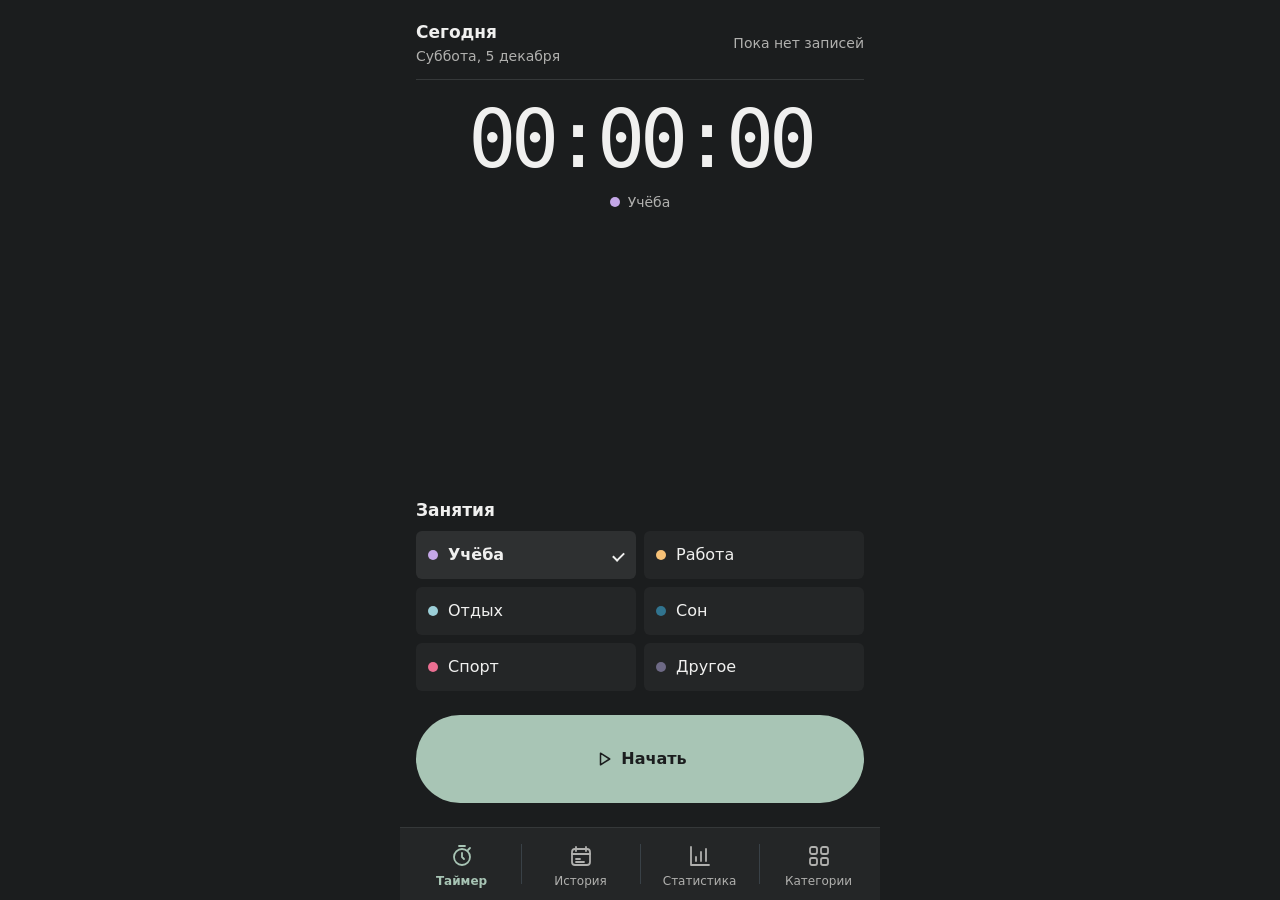
<file: index.html>
<!doctype html>
<html lang="ru">
<head>
  <meta charset="utf-8">
  <meta name="viewport" content="width=device-width, initial-scale=1, viewport-fit=cover">
  <meta name="theme-color" content="#1b1d1e">
  <title>Chronos</title>
  <link rel="stylesheet" href="css/styles.css?v=1.0.2">
  <script src="js/storage.js" defer></script>
  <script src="js/app.js" defer></script>
  <script src="js/history.js" defer></script>
  <script src="js/statistics.js" defer></script>
  <script src="js/categories.js" defer></script>
  <script src="js/data-transfer.js" defer></script>
</head>
<body>
  <svg class="icon-library" aria-hidden="true" xmlns="http://www.w3.org/2000/svg">
    <symbol id="icon-timer" viewBox="0 0 24 24"><circle cx="12" cy="13" r="8"/><path d="M12 9v4l2 2M9 2h6m3 4 2-2"/></symbol>
    <symbol id="icon-history" viewBox="0 0 24 24"><rect x="3" y="5" width="18" height="16" rx="3"/><path d="M7 3v4m10-4v4M3 10h18m-14 5h4m-4 3h8"/></symbol>
    <symbol id="icon-stats" viewBox="0 0 24 24"><path d="M3 3v18h18M8 17v-4m5 4V8m5 9V5"/></symbol>
    <symbol id="icon-categories" viewBox="0 0 24 24"><rect x="3" y="3" width="7" height="7" rx="2"/><rect x="14" y="3" width="7" height="7" rx="2"/><rect x="3" y="14" width="7" height="7" rx="2"/><rect x="14" y="14" width="7" height="7" rx="2"/></symbol>
    <symbol id="icon-play" viewBox="0 0 24 24"><path d="m9 5 11 7-11 7Z"/></symbol>
    <symbol id="icon-stop" viewBox="0 0 24 24"><rect x="6" y="6" width="12" height="12" rx="2"/></symbol>
    <symbol id="icon-plus" viewBox="0 0 24 24"><path d="M12 5v14M5 12h14"/></symbol>
  </svg>

  <div class="app">
    <main id="content" class="content">
      <section id="timer" class="screen" aria-label="Таймер">
        <div class="summary">
          <div>
            <h1 class="section-title" tabindex="-1">Сегодня</h1>
            <time id="today-date" class="muted"></time>
          </div>
          <p id="today-summary">Пока нет записей</p>
        </div>
        <div class="timer-display">
          <p class="timer-value">00:00:00</p>
          <span class="current-category"><span class="category-dot" hidden></span><span id="current-category-name">Выберите занятие</span></span>
          <p id="timer-status" class="muted" role="status"></p>
        </div>
        <div class="timer-controls">
          <h2 id="category-heading" class="section-title">Занятия</h2>
          <ul class="category-grid"></ul>
          <button id="timer-action" class="action primary bottom-action" type="button" disabled>
            <svg class="icon" aria-hidden="true"><use href="#icon-play"/></svg><span>Начать</span>
          </button>
        </div>
      </section>

      <section id="history" class="screen" aria-labelledby="history-title" hidden>
        <h1 id="history-title" class="screen-title" tabindex="-1">История</h1>
        <div class="history-total" role="status"><span>Учтено за день</span><strong id="history-total">00:00:00</strong></div>
        <ul id="history-list" class="history-list" aria-label="Записи за выбранный день"></ul>
        <div id="history-empty" class="panel empty">
          <span class="empty-icon"><svg class="icon" aria-hidden="true"><use href="#icon-history"/></svg></span>
          <h2 class="section-title">За этот день пока нет записей</h2>
        </div>
        <p id="history-status" class="muted" role="status"></p>
        <div class="history-controls">
          <div class="history-date">
            <button type="button" id="history-previous" aria-label="Предыдущий день">‹</button>
            <label class="history-calendar">
              <span id="history-date-label" aria-hidden="true"></span>
              <input id="history-date" type="date" aria-label="Выбранный день" required>
            </label>
            <button type="button" id="history-next" aria-label="Следующий день">›</button>
            <button type="button" id="history-today">Сегодня</button>
          </div>
          <button id="history-add" class="action primary bottom-action" type="button">
            <svg class="icon" aria-hidden="true"><use href="#icon-plus"/></svg>Добавить запись
          </button>
        </div>
      </section>

      <section id="statistics" class="screen" aria-labelledby="statistics-title" hidden>
        <h1 id="statistics-title" class="screen-title" tabindex="-1">Статистика</h1>
        <p id="stats-empty" class="panel" role="status" hidden></p>
        <div id="stats-dashboard" role="region" aria-label="Показатели и графики" tabindex="0" hidden>
          <dl class="stats-metrics">
            <div class="stats-metric stats-metric-main"><dt>Учтено времени</dt><dd id="stats-total"></dd></div>
            <div class="stats-metric" id="stats-average-card" hidden><dt>В среднем за день</dt><dd id="stats-average"></dd></div>
            <div class="stats-metric"><dt>Записей</dt><dd id="stats-count"></dd></div>
          </dl>
          <section class="panel stats-panel" aria-labelledby="stats-categories-title">
            <h2 id="stats-categories-title" class="section-title">Время по категориям</h2>
            <div class="stats-ring" aria-hidden="true"><div><strong id="stats-ring-total"></strong><span>Всего учтено</span></div></div>
            <ul id="stats-legend" class="stats-legend"></ul>
          </section>
          <div id="stats-week-charts" hidden>
            <section class="panel stats-panel" aria-labelledby="stats-bars-title">
              <h2 id="stats-bars-title" class="section-title">Активность по дням</h2>
              <ul id="stats-bars" class="stats-bars"></ul>
            </section>
            <section class="panel stats-panel" aria-labelledby="stats-trend-title">
              <h2 id="stats-trend-title" class="section-title">Динамика недели</h2>
              <div id="stats-trend"></div>
            </section>
          </div>
        </div>
        <div class="stats-controls">
          <div class="stats-period" role="group" aria-label="Период статистики">
            <button type="button" data-stats-mode="day" aria-pressed="true">День</button>
            <button type="button" data-stats-mode="week" aria-pressed="false">Неделя</button>
          </div>
          <div class="stats-date">
            <button id="stats-previous" type="button" aria-label="Предыдущий период">‹</button>
            <p id="stats-range" aria-live="polite"></p>
            <label class="stats-calendar">
              <svg class="icon" aria-hidden="true"><use href="#icon-history"/></svg>
              <input id="stats-date" type="date" aria-label="Выбрать дату статистики">
            </label>
            <button id="stats-next" type="button" aria-label="Следующий период">›</button>
          </div>
        </div>
      </section>

      <section id="categories" class="screen" aria-labelledby="categories-title" hidden>
        <h1 id="categories-title" class="screen-title" tabindex="-1">Категории</h1>
        <ul id="category-list" class="category-list panel" aria-label="Список категорий" hidden></ul>
        <p id="category-empty" class="panel category-empty" hidden>Категорий пока нет.</p>
        <p id="category-status" class="muted" role="status"></p>
        <button id="category-add" class="action secondary" type="button" disabled>
          <svg class="icon" aria-hidden="true"><use href="#icon-plus"/></svg>Добавить категорию
        </button>
        <section aria-labelledby="data-management-title">
          <h2 id="data-management-title" class="section-title data-title">Управление данными</h2>
          <div class="panel data-actions">
            <button id="data-export" type="button">Экспорт данных</button>
            <button id="data-import" type="button">Импорт данных</button>
          </div>
          <input id="data-file" type="file" accept=".json,application/json" hidden>
          <p id="data-status" class="muted data-status" role="status"></p>
        </section>
        <p class="app-version">Версия 1.0.2</p>
      </section>
    </main>

    <nav class="navigation" aria-label="Основная навигация">
      <a href="#timer" aria-current="page">
        <span class="nav-icon"><svg class="icon" aria-hidden="true"><use href="#icon-timer"/></svg></span>
        Таймер
      </a>
      <a href="#history">
        <span class="nav-icon"><svg class="icon" aria-hidden="true"><use href="#icon-history"/></svg></span>
        История
      </a>
      <a href="#statistics">
        <span class="nav-icon"><svg class="icon" aria-hidden="true"><use href="#icon-stats"/></svg></span>
        Статистика
      </a>
      <a href="#categories">
        <span class="nav-icon"><svg class="icon" aria-hidden="true"><use href="#icon-categories"/></svg></span>
        Категории
      </a>
    </nav>
  </div>

  <dialog id="history-editor" class="history-dialog" aria-labelledby="history-editor-title">
    <form id="history-form" class="history-form">
      <h2 id="history-editor-title">Запись</h2>
      <label>Категория<select id="history-category" required></select></label>
      <label>Начало<input id="history-start" type="datetime-local" step="any" required></label>
      <label>Окончание<input id="history-end" type="datetime-local" step="any" required aria-describedby="history-error"></label>
      <p id="history-error" class="history-error" role="alert"></p>
      <button type="submit" class="action primary">Сохранить</button>
      <button type="button" id="history-cancel" class="action secondary">Отмена</button>
      <button type="button" id="history-delete" class="action history-danger" hidden>Удалить запись</button>
    </form>
  </dialog>

  <dialog id="history-confirm" class="history-dialog" aria-labelledby="history-confirm-title">
    <form id="history-delete-form" class="history-form">
      <h2 id="history-confirm-title">Удалить запись?</h2>
      <p>Запись исчезнет из истории.</p>
      <p id="history-delete-error" class="history-error" role="alert"></p>
      <button id="history-keep" type="button" class="action secondary" autofocus>Отмена</button>
      <button type="submit" class="action history-danger">Удалить</button>
    </form>
  </dialog>
  <dialog id="category-editor" class="history-dialog" aria-labelledby="category-editor-title">
    <form id="category-form" class="history-form" novalidate>
      <h2 id="category-editor-title">Категория</h2>
      <label>Название<input id="category-name" type="text" maxlength="40" required aria-describedby="category-error"></label>
      <fieldset class="category-colors">
        <legend>Цвет</legend>
        <div id="category-palette"></div>
      </fieldset>
      <p id="category-error" class="history-error" role="alert"></p>
      <button class="action primary" type="submit">Сохранить</button>
      <button id="category-cancel" class="action secondary" type="button">Отмена</button>
      <button id="category-delete" class="action history-danger" type="button" aria-describedby="category-delete-reason" hidden>Удалить категорию</button>
      <p id="category-delete-reason" class="muted" hidden></p>
    </form>
  </dialog>
  <dialog id="category-confirm" class="history-dialog" aria-labelledby="category-confirm-title">
    <form id="category-delete-form" class="history-form">
      <h2 id="category-confirm-title">Удалить категорию?</h2>
      <p id="category-confirm-name"></p>
      <p id="category-confirm-error" class="history-error" role="alert"></p>
      <button id="category-keep" class="action secondary" type="button" autofocus>Отмена</button>
      <button class="action history-danger" type="submit">Удалить</button>
    </form>
  </dialog>
  <dialog id="data-confirm" class="history-dialog" aria-labelledby="data-confirm-title" aria-describedby="data-confirm-details">
    <form id="data-confirm-form" class="history-form">
      <h2 id="data-confirm-title">Импортировать данные?</h2>
      <p id="data-confirm-details">Существующие категории и записи будут полностью заменены. Активный таймер будет сброшен.</p>
      <p id="data-import-error" class="history-error" role="alert"></p>
      <button id="data-cancel" class="action secondary" type="button" autofocus>Отмена</button>
      <button class="action primary" type="submit">Заменить данные</button>
    </form>
  </dialog>
</body>
</html>
</file>
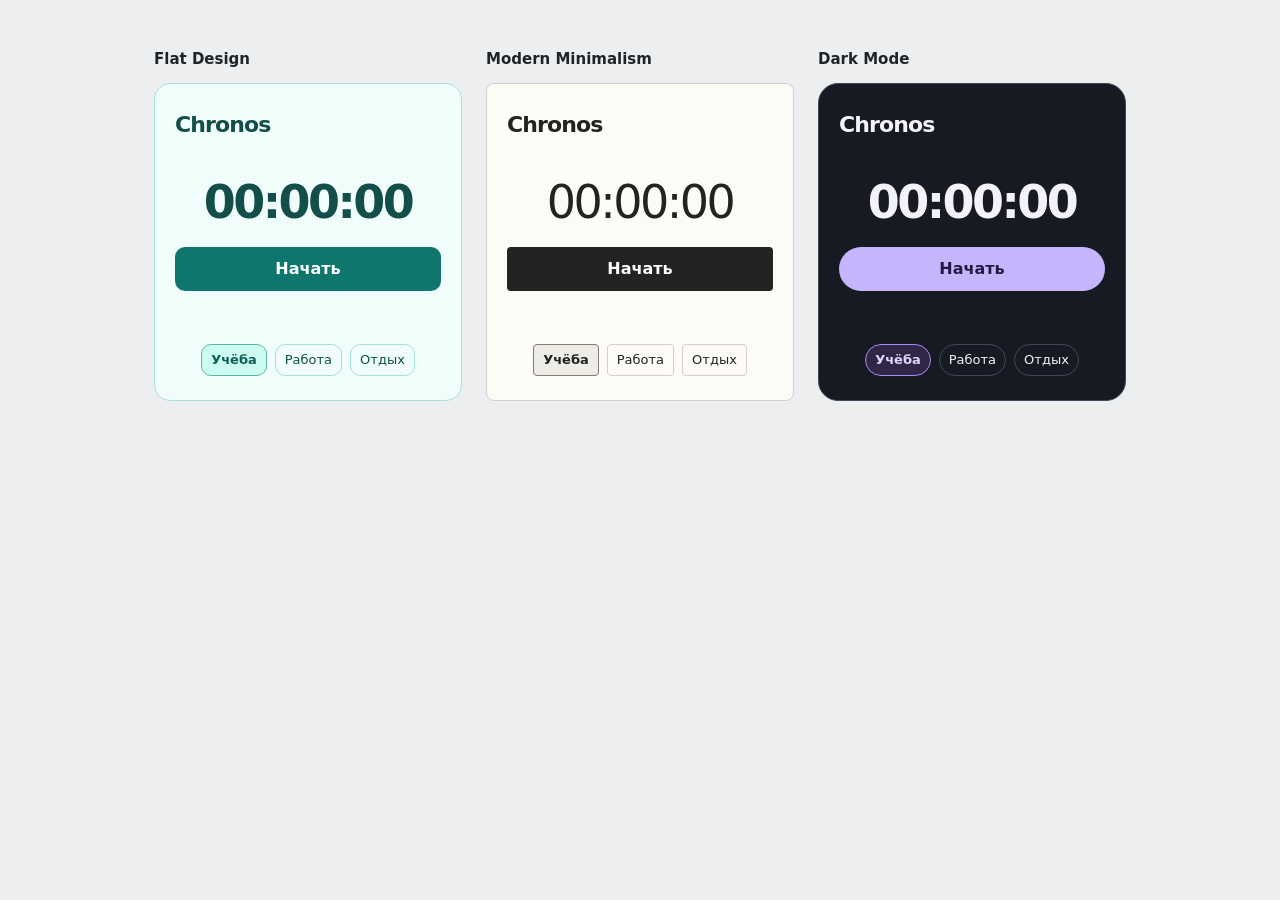
<file: design-preview.html>
<!doctype html>
<html lang="ru">
<head>
  <meta charset="utf-8">
  <meta name="viewport" content="width=device-width, initial-scale=1">
  <title>Chronos — сравнение стилей</title>
  <style>
    * { box-sizing: border-box; }

    body {
      margin: 0;
      padding: 48px 20px;
      background: #eceef0;
      color: #20242a;
      font: 16px/1.5 system-ui, sans-serif;
    }

    main {
      display: flex;
      flex-wrap: wrap;
      justify-content: center;
      gap: 24px;
    }

    .variant { width: min(100%, 308px); }

    h2 {
      margin: 0 0 12px;
      font-size: 15px;
      font-weight: 650;
    }

    .preview {
      display: flex;
      flex-direction: column;
      min-height: 318px;
      padding: 24px 20px;
      border: 1px solid var(--border);
      border-radius: var(--radius);
      background: var(--surface);
      color: var(--text);
    }

    .brand { font-size: 22px; font-weight: 700; letter-spacing: -.04em; }

    .timer {
      margin: 36px 0 20px;
      text-align: center;
      font-size: 46px;
      font-weight: var(--timer-weight);
      line-height: 1.1;
      font-variant-numeric: tabular-nums;
      letter-spacing: -.055em;
    }

    .start {
      display: grid;
      min-height: 44px;
      place-items: center;
      border-radius: var(--control-radius);
      background: var(--action);
      color: var(--action-text);
      font-weight: 650;
    }

    .categories {
      display: flex;
      flex-wrap: wrap;
      justify-content: center;
      gap: 8px;
      margin: auto 0 0;
      padding: 20px 0 0;
      list-style: none;
    }

    .categories li {
      padding: 5px 9px;
      border: 1px solid var(--border);
      border-radius: var(--control-radius);
      font-size: 13px;
    }

    .categories .selected {
      border-color: var(--selected-border);
      background: var(--selected-bg);
      color: var(--selected-text);
      font-weight: 650;
    }

    .flat {
      --surface: #f0fdfa;
      --text: #134e4a;
      --border: #a7e1d7;
      --action: #0f766e;
      --action-text: #fff;
      --selected-bg: #ccfbf1;
      --selected-text: #115e59;
      --selected-border: #5cb5a8;
      --radius: 16px;
      --control-radius: 10px;
      --timer-weight: 750;
    }

    .minimal {
      --surface: #fcfbf8;
      --text: #242321;
      --border: #d4d0c9;
      --action: #242321;
      --action-text: #fff;
      --selected-bg: #eeece7;
      --selected-text: #242321;
      --selected-border: #817b70;
      --radius: 8px;
      --control-radius: 4px;
      --timer-weight: 350;
    }

    .dark {
      --surface: #171923;
      --text: #f3f2fa;
      --border: #434656;
      --action: #c4b5fd;
      --action-text: #251b42;
      --selected-bg: #302747;
      --selected-text: #ddd6fe;
      --selected-border: #a78bfa;
      --radius: 20px;
      --control-radius: 999px;
      --timer-weight: 650;
    }
  </style>
</head>
<body>
  <main aria-label="Варианты оформления Chronos">
    <section class="variant">
      <h2 lang="en">Flat Design</h2>
      <div class="preview flat">
        <div class="brand">Chronos</div>
        <div class="timer">00:00:00</div>
        <div class="start">Начать</div>
        <ul class="categories">
          <li class="selected">Учёба</li>
          <li>Работа</li>
          <li>Отдых</li>
        </ul>
      </div>
    </section>
    <section class="variant">
      <h2 lang="en">Modern Minimalism</h2>
      <div class="preview minimal">
        <div class="brand">Chronos</div>
        <div class="timer">00:00:00</div>
        <div class="start">Начать</div>
        <ul class="categories">
          <li class="selected">Учёба</li>
          <li>Работа</li>
          <li>Отдых</li>
        </ul>
      </div>
    </section>
    <section class="variant">
      <h2 lang="en">Dark Mode</h2>
      <div class="preview dark">
        <div class="brand">Chronos</div>
        <div class="timer">00:00:00</div>
        <div class="start">Начать</div>
        <ul class="categories">
          <li class="selected">Учёба</li>
          <li>Работа</li>
          <li>Отдых</li>
        </ul>
      </div>
    </section>
  </main>
</body>
</html>
</file>
<file: css/styles.css>
:root {
  color-scheme: dark;
  --background: #1b1d1e;
  --surface: #242627;
  --border: #353839;
  --text: #f0f0ef;
  --muted: #b0b0ae;
  --subtle: #777977;
  --selected: #2e3031;
  --action-fill: #e1e1df;
  --accent: #a8c5b5;
  --navigation-divider: #394147;
  --panel-radius: 16px;
  --control-radius: 8px;
  --pill-radius: 999px;
  --target: 48px;
  font-family: Roboto, system-ui, sans-serif;
  line-height: 1.5;
}

* { box-sizing: border-box; }
body { margin: 0; background: var(--background); color: var(--text); }
h1, h2, p, ul { margin: 0; }
ul { padding: 0; list-style: none; }
button { font: inherit; }

.icon-library {
  position: absolute;
  width: 0;
  height: 0;
  overflow: hidden;
}

.icon {
  width: 24px;
  height: 24px;
  flex: none;
  fill: none;
  stroke: currentColor;
  stroke-width: 1.8;
  stroke-linecap: round;
  stroke-linejoin: round;
}

.visually-hidden {
  position: absolute;
  width: 1px;
  height: 1px;
  overflow: hidden;
  clip-path: inset(50%);
  white-space: nowrap;
}

.app {
  width: 100%;
  max-width: 480px;
  height: 100vh;
  height: 100dvh;
  margin-inline: auto;
  display: grid;
  grid-template-rows: minmax(0, 1fr) auto;
  background: var(--background);
}

.content {
  overflow-y: auto;
  padding: calc(20px + env(safe-area-inset-top)) max(16px, env(safe-area-inset-right))
    24px max(16px, env(safe-area-inset-left));
}

.screen-title {
  margin-bottom: 20px;
  font-size: 28px;
  font-weight: 700;
  line-height: 1.2;
  letter-spacing: -.025em;
}

.section-title { font-size: 17px; font-weight: 650; }
.muted, .summary p { color: var(--muted); font-size: 14px; }

.panel {
  border: 1px solid var(--border);
  border-radius: var(--panel-radius);
  background: var(--surface);
}

#timer:not([hidden]) {
  display: grid;
  height: 100%;
  grid-template-rows: auto auto minmax(min-content, 1fr);
}

.timer-controls { align-self: end; }

#history:not([hidden]), #categories:not([hidden]) {
  display: flex;
  min-height: 100%;
  flex-direction: column;
}

.timer-display {
  display: grid;
  justify-items: center;
  row-gap: 8px;
  padding-block: 16px 24px;
  text-align: center;
}

.current-category {
  display: inline-flex;
  align-items: center;
  gap: 8px;
  color: var(--muted);
  font-size: 14px;
}

.timer-value {
  font-family: "Roboto Mono", "Cascadia Mono", ui-monospace, monospace;
  font-size: clamp(36px, 16vw, 80px);
  font-weight: 500;
  font-variant-numeric: tabular-nums;
  line-height: 1.1;
  letter-spacing: -.065em;
}

.action {
  display: flex;
  width: 100%;
  min-height: var(--target);
  align-items: center;
  justify-content: center;
  gap: 8px;
  padding: 8px 16px;
  border: 1px solid transparent;
  border-radius: var(--control-radius);
  font-weight: 650;
}

.action .icon { width: 20px; height: 20px; }
.primary { background: var(--action-fill); color: var(--background); }
.primary:disabled { background: var(--muted); }
.bottom-action {
  min-height: 88px;
  border-radius: var(--pill-radius);
}

.bottom-action.primary:not(:disabled) { background: var(--accent); }
.secondary { border-color: var(--border); background: var(--selected); color: var(--text); }
.secondary:disabled { color: var(--muted); }

.category-grid {
  display: grid;
  grid-template-columns: repeat(2, minmax(0, 1fr));
  gap: 8px;
  margin: 8px 0 24px;
}

.category-grid button, .category-list button {
  display: flex;
  min-height: var(--target);
  align-items: center;
  gap: 10px;
  padding: 8px 12px;
}

.category-grid button {
  width: 100%;
  height: 100%;
  border: 0;
  border-radius: 6px;
  background: var(--surface);
  color: var(--text);
  text-align: start;
}

.category-grid button[aria-pressed="true"] {
  background: var(--selected);
  font-weight: 650;
}

.category-grid button[aria-pressed="true"]::after {
  width: 9px;
  height: 5px;
  flex: none;
  margin-inline-start: auto;
  border-block-end: 2px solid var(--text);
  border-inline-start: 2px solid var(--text);
  transform: rotate(-45deg);
  content: "";
}

#timer-status:not(:empty) { margin-top: 8px; }
#timer-action:active:not(:disabled), .category-grid button:active:not(:disabled) { filter: brightness(.88); }

.category-dot {
  width: 10px;
  height: 10px;
  flex: none;
  border-radius: 50%;
  background: var(--category-color);
}

.category-grid button, .current-category { overflow-wrap: anywhere; }

.summary {
  display: flex;
  flex-wrap: wrap;
  align-items: center;
  justify-content: space-between;
  gap: 4px 16px;
  padding-bottom: 12px;
  border-bottom: 1px solid var(--border);
}

#today-date { display: block; }
#today-date::first-letter { text-transform: uppercase; }
#today-summary { margin-inline-start: auto; text-align: end; font-variant-numeric: tabular-nums; }

.history-date {
  display: grid;
  grid-template-columns: 48px minmax(0, 1fr) 48px auto;
  gap: 4px;
  margin-bottom: 16px;
}

.history-date button, .history-calendar {
  min-height: var(--target);
  border: 1px solid var(--border);
  border-radius: var(--control-radius);
  background: var(--selected);
  color: var(--text);
}

.history-date button { padding-inline: 8px; }
#history-previous, #history-next { font-size: 24px; }
.history-calendar {
  position: relative;
  display: grid;
  place-items: center;
  min-width: 0;
  padding-inline: 4px;
  font-size: 14px;
  text-align: center;
}

.history-calendar:focus-within { outline: 2px solid var(--text); outline-offset: 2px; }
.history-calendar input {
  position: absolute;
  inset: 0;
  width: 100%;
  height: 100%;
  min-width: 0;
  margin: 0;
  opacity: 0;
}

.history-calendar input::-webkit-calendar-picker-indicator {
  position: absolute;
  inset: 0;
  width: 100%;
  height: 100%;
  margin: 0;
  padding: 0;
}
.history-total { display: flex; justify-content: space-between; gap: 8px; margin-bottom: 12px; }
.history-total strong, .history-duration { font-variant-numeric: tabular-nums; }
.history-list { display: grid; gap: 8px; }

.history-list button {
  display: flex;
  width: 100%;
  min-height: 64px;
  align-items: center;
  gap: 10px;
  padding: 8px 12px;
  border: 1px solid var(--border);
  border-radius: var(--panel-radius);
  background: var(--surface);
  color: var(--text);
  text-align: start;
}

.history-details { display: grid; flex: 1; }
.history-duration { font-size: 14px; }
#history-status:not(:empty) { margin-top: 12px; }
.history-controls { margin-top: auto; padding-top: 24px; }

.history-dialog {
  position: fixed;
  inset: auto 0 0;
  width: min(100%, 480px);
  max-width: none;
  max-height: calc(100dvh - env(safe-area-inset-top));
  margin: 0 auto;
  padding: 20px max(16px, env(safe-area-inset-right)) calc(20px + env(safe-area-inset-bottom))
    max(16px, env(safe-area-inset-left));
  border: 1px solid var(--border);
  border-radius: var(--panel-radius) var(--panel-radius) 0 0;
  background: var(--surface);
  color: var(--text);
}

.history-dialog::backdrop { background: rgb(0 0 0 / 65%); }
.history-form { display: grid; gap: 12px; }
.history-form h2 { font-size: 22px; }
.history-form label { display: grid; gap: 4px; font-size: 14px; }

.history-form input, .history-form select {
  width: 100%;
  min-width: 0;
  min-height: var(--target);
  padding: 8px 12px;
  border: 1px solid var(--muted);
  border-radius: 12px;
  background: var(--background);
  color: var(--text);
  font: inherit;
  font-size: 16px;
}

.history-danger { border-color: var(--border); background: var(--background); color: var(--text); }
.history-error { color: var(--text); font-size: 14px; font-weight: 650; }
.history-error:empty, #history-empty[hidden], #history-delete[hidden] { display: none; }

.empty { display: grid; justify-items: center; gap: 16px; padding: 28px 16px 16px; text-align: center; }

.empty-icon {
  display: grid;
  width: 56px;
  height: 56px;
  place-items: center;
  border-radius: 50%;
  background: var(--selected);
  color: var(--text);
}

#statistics:not([hidden]) {
  display: grid;
  height: 100%;
  min-height: 300px;
  grid-template-rows: auto minmax(0, 1fr) auto;
}

#stats-empty, #stats-dashboard { grid-row: 2; }
#stats-empty { align-self: start; }
#stats-dashboard { overflow-y: auto; }
#stats-dashboard:focus-visible { outline-offset: -2px; }
.stats-controls { grid-row: 3; display: grid; gap: 8px; padding-top: 12px; }

#stats-dashboard:has(#stats-week-charts[hidden]) > .stats-metrics {
  margin-top: 8px;
}

#stats-dashboard:has(#stats-week-charts[hidden]) > .stats-panel {
  margin-top: 24px;
}

.stats-period {
  display: grid;
  grid-template-columns: 1fr 1fr;
  gap: 4px;
  padding: 4px;
  border: 1px solid var(--border);
  border-radius: var(--control-radius);
  background: var(--surface);
}

.stats-period button, .stats-date button, .stats-calendar {
  min-height: var(--target);
  border: 0;
  border-radius: var(--control-radius);
  background: transparent;
  color: var(--text);
  font-weight: 650;
}

.stats-period button[aria-pressed="true"] { background: var(--selected); box-shadow: inset 0 -2px var(--text); }
.stats-period button:active, .stats-date button:active { background: var(--border); }

.stats-date {
  display: grid;
  grid-template-columns: 48px minmax(0, 1fr) 48px 48px;
  align-items: center;
  gap: 4px;
  text-align: center;
}

.stats-date button, .stats-calendar { background: var(--surface); }
.stats-date button { font-size: 24px; }
#stats-range { font-size: 14px; }

.stats-calendar {
  position: relative;
  display: grid;
  place-items: center;
  color: var(--text);
}

.stats-calendar:focus-within { outline: 2px solid var(--text); outline-offset: 2px; }
.stats-calendar input { position: absolute; inset: 0; width: 100%; height: 100%; opacity: 0; }
.stats-calendar input::-webkit-calendar-picker-indicator { position: absolute; inset: 0; width: 100%; height: 100%; margin: 0; padding: 0; }

#stats-empty { padding: 28px 16px; color: var(--muted); text-align: center; }
.stats-metrics {
  display: grid;
  grid-template-columns: repeat(2, minmax(0, 1fr));
  gap: 8px;
  margin: 0;
}

.stats-metric {
  min-width: 0;
  padding: 12px;
  border: 1px solid var(--border);
  border-radius: 16px;
  background: var(--surface);
}

.stats-metric-main {
  grid-column: 1 / -1;
  padding: 14px 16px;
}

.stats-metric dt { color: var(--muted); font-size: 13px; }
.stats-metric dd { margin: 2px 0 0; font-size: 23px; font-weight: 700; font-variant-numeric: tabular-nums; }
.stats-metric-main dd { font-size: 34px; line-height: 1.25; }
.stats-metrics:has(#stats-average-card[hidden]) { grid-template-columns: minmax(0, 2fr) minmax(0, 1fr); }
.stats-metrics:has(#stats-average-card[hidden]) .stats-metric-main { grid-column: auto; }
.stats-panel { margin-top: 12px; padding: 16px; }

.stats-ring {
  display: grid;
  width: min(168px, 100%);
  aspect-ratio: 1;
  place-items: center;
  margin: 16px auto;
  border-radius: 50%;
}

.stats-ring > div {
  display: grid;
  width: 77%;
  aspect-ratio: 1;
  place-content: center;
  padding: 6px;
  border-radius: 50%;
  background: var(--surface);
  text-align: center;
}

.stats-ring strong { font-size: 18px; font-variant-numeric: tabular-nums; }
.stats-ring div span { color: var(--muted); font-size: 12px; }
.stats-legend li {
  display: grid;
  grid-template-columns: 10px minmax(0, 1fr) auto minmax(44px, auto);
  align-items: center;
  gap: 8px;
  padding-block: 8px;
  font-size: 13px;
}

.stats-legend li + li { border-top: 1px solid var(--border); }
.stats-category-name { overflow-wrap: anywhere; }
.stats-legend-value { color: var(--muted); }
.stats-percent { text-align: end; }
.stats-bars, .stats-trend-labels {
  display: grid;
  grid-template-columns: repeat(7, minmax(0, 1fr));
  gap: 4px;
  text-align: center;
}

.stats-bars { margin-top: 12px; }
.stats-column { display: grid; justify-items: center; gap: 4px; min-width: 0; }
.stats-column .muted, .stats-trend-labels { color: var(--muted); font-size: 12px; }
.stats-bar-value {
  font-size: 12px;
  font-weight: 650;
  font-variant-numeric: tabular-nums;
  letter-spacing: -.025em;
}

.stats-bar-track {
  display: flex;
  width: min(24px, 85%);
  height: 88px;
  align-items: flex-end;
  overflow: hidden;
  border-radius: 8px;
  background: var(--background);
}

.stats-bar-fill { width: 100%; border-radius: 8px; background: var(--muted); }
#stats-trend svg { display: block; width: 100%; margin-top: 12px; overflow: visible; }
.stats-trend-labels { gap: 0; }
.stats-gridline { stroke: var(--border); stroke-dasharray: 3 4; }
.stats-area { fill: var(--subtle); fill-opacity: .18; }
.stats-line { fill: none; stroke: var(--muted); stroke-width: 2.5px; stroke-linejoin: round; }
.stats-point { fill: var(--surface); stroke: var(--muted); stroke-width: 2px; }

.category-list { margin-bottom: 12px; }
.category-list button {
  width: 100%;
  padding-inline: 16px;
  border: 0;
  border-radius: 12px;
  background: transparent;
  color: var(--text);
  text-align: start;
}

.category-list button:focus-visible { outline-offset: -3px; }
.category-list button:active { background: var(--selected); }
.category-row-name { flex: 1; overflow-wrap: anywhere; }
.category-row-arrow { color: var(--muted); font-size: 22px; }
.category-list li + li, .data-actions button + button { border-top: 1px solid var(--border); }
.category-empty { margin-bottom: 12px; padding: 16px; color: var(--muted); }
#category-status:not(:empty) { margin: 0 0 12px; }
#category-delete[hidden] { display: none; }
#category-delete:disabled { color: var(--muted); }

.category-colors { min-width: 0; margin: 0; padding: 0; border: 0; }
.category-colors legend { margin-bottom: 4px; padding: 0; font-size: 14px; }
#category-palette { display: grid; grid-template-columns: repeat(auto-fit, minmax(48px, 1fr)); gap: 4px; }
#category-palette label { position: relative; min-height: var(--target); place-items: center; }

#category-palette input {
  position: absolute;
  inset: 0;
  height: 100%;
  margin: 0;
  opacity: 0;
}

#category-palette span {
  width: 30px;
  height: 30px;
  border: 2px solid var(--surface);
  border-radius: 50%;
  background: var(--swatch);
  outline: 1px solid var(--border);
}

#category-palette input:checked + span { outline: 2px solid var(--text); }
#category-palette input:focus-visible + span { outline: 3px solid var(--text); outline-offset: 3px; }
.data-title { margin: 20px 0 8px; }

.data-actions button {
  display: block;
  width: 100%;
  min-height: var(--target);
  padding: 8px 16px;
  border: 0;
  background: transparent;
  color: var(--muted);
  text-align: start;
}

.data-actions button:enabled { color: var(--text); }
.data-actions button:enabled:active { background: var(--selected); }
.data-actions button:focus-visible { outline-offset: -3px; }
.data-status:not(:empty) { margin-top: 8px; }

.app-version {
  margin-top: auto;
  padding-top: 16px;
  color: var(--muted);
  font-size: 12px;
  text-align: center;
}

.navigation {
  display: grid;
  grid-template-columns: repeat(4, minmax(0, 1fr));
  gap: 4px;
  padding: 6px max(4px, env(safe-area-inset-right)) calc(6px + env(safe-area-inset-bottom))
    max(4px, env(safe-area-inset-left));
  border-top: 1px solid var(--border);
  background: var(--surface);
}

.navigation a {
  position: relative;
  display: flex;
  min-height: 60px;
  flex-direction: column;
  align-items: center;
  justify-content: center;
  gap: 2px;
  border-radius: 12px;
  color: var(--muted);
  font-size: 12px;
  line-height: 1.25;
  overflow-wrap: anywhere;
  text-align: center;
  text-decoration: none;
}

.nav-icon {
  display: grid;
  width: 56px;
  max-width: 100%;
  height: 32px;
  place-items: center;
  border-radius: var(--pill-radius);
  transition: background-color 150ms ease;
}

.navigation a + a::before {
  position: absolute;
  inset-block: 16%;
  inset-inline-start: -2px;
  width: 1px;
  background: var(--navigation-divider);
  pointer-events: none;
  content: "";
}

.navigation a[aria-current="page"] { color: var(--accent); font-weight: 700; }
.navigation a:active .nav-icon { background: var(--border); }
:focus-visible { outline: 2px solid var(--text); outline-offset: 2px; }
.navigation a:focus-visible { outline-offset: -2px; }

@media (prefers-reduced-motion: reduce) {
  .nav-icon { transition: none; }
}
</file>
